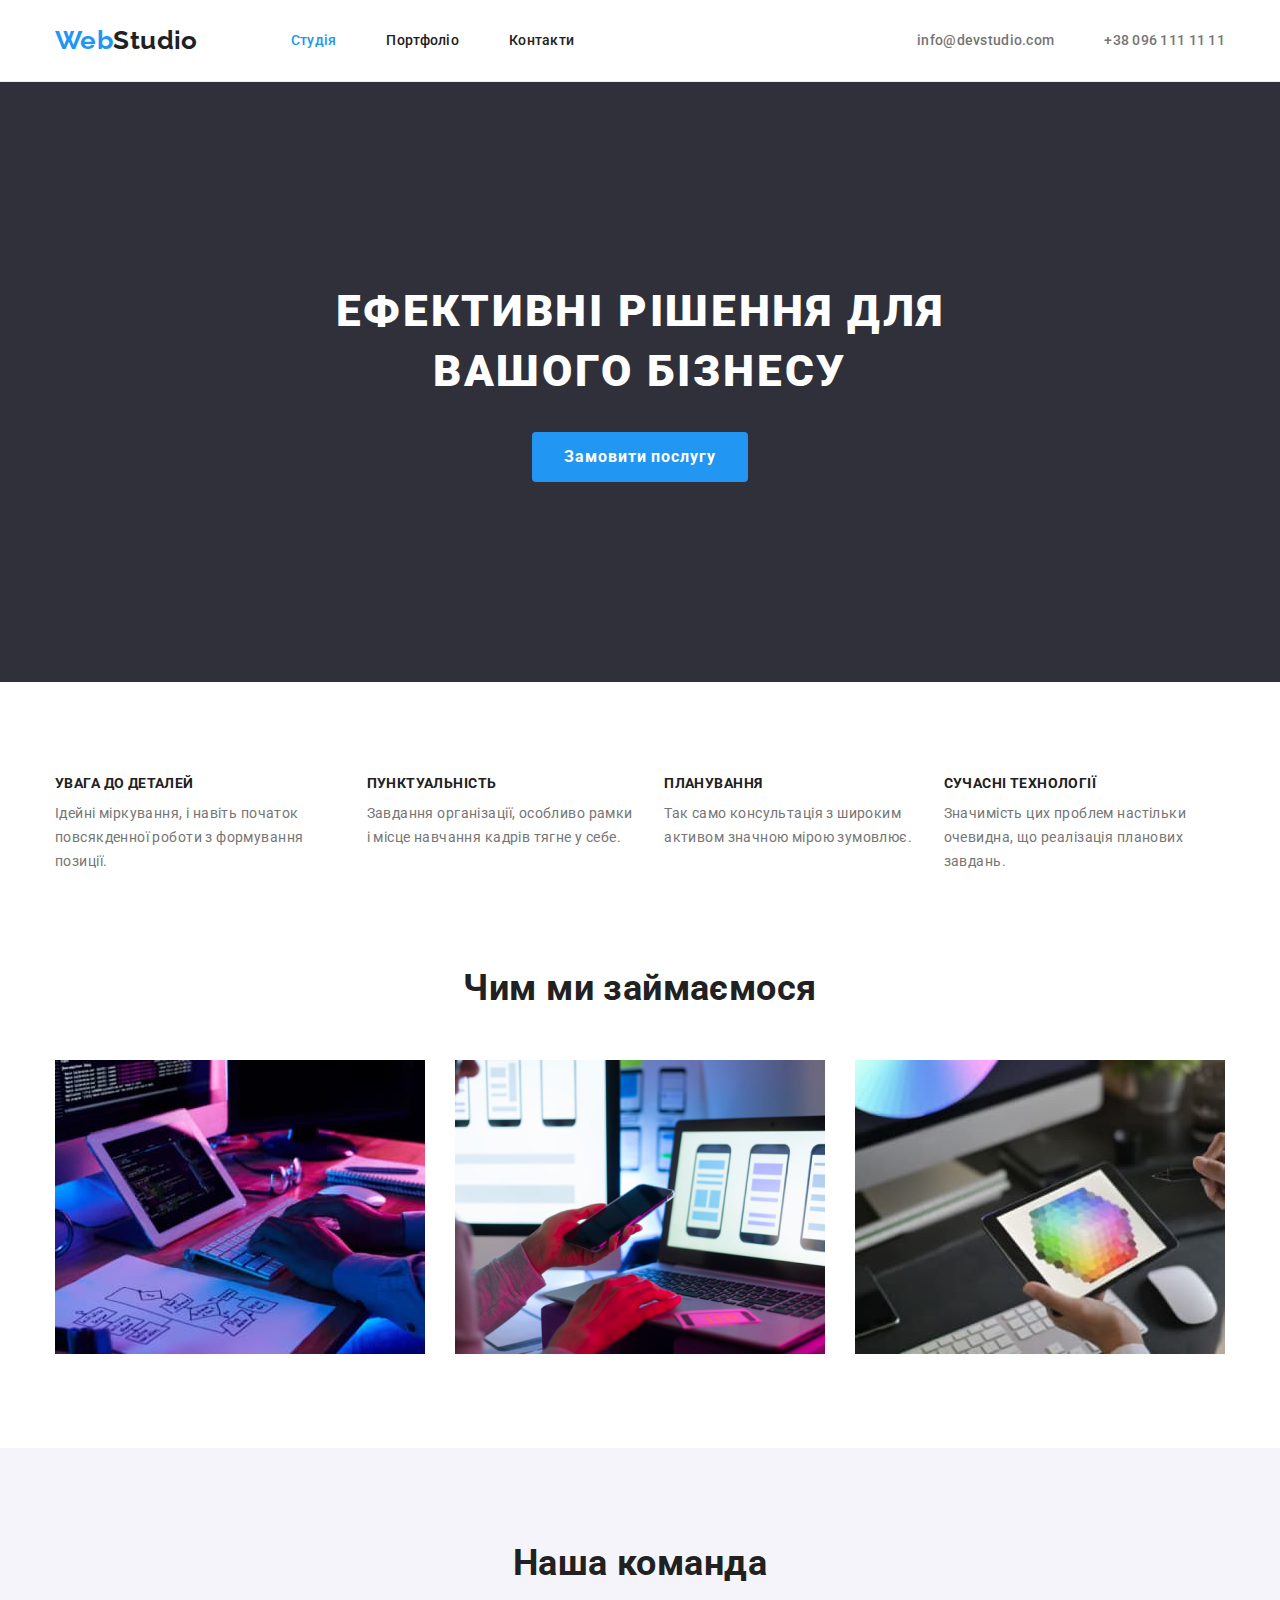
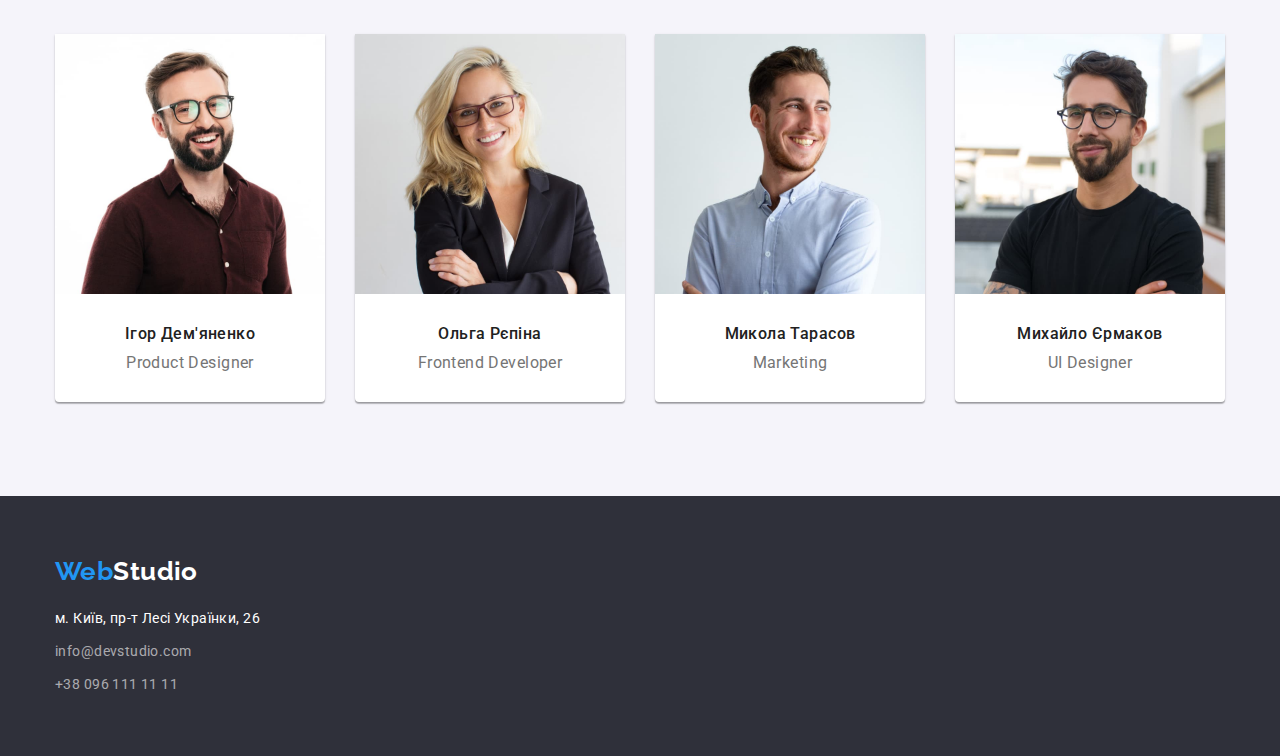
<file: index.html>
<!DOCTYPE html>
<html lang="en">
  <head>
    <meta charset="UTF-8" />
    <meta http-equiv="X-UA-Compatible" content="IE=edge" />
    <meta name="viewport" content="width=device-width, initial-scale=1.0" />
    <title>Студія</title>
    <link rel="preconnect" href="https://fonts.googleapis.com" />
    <link rel="preconnect" href="https://fonts.gstatic.com" crossorigin />
    <link
      href="https://fonts.googleapis.com/css2?family=Raleway:wght@700&family=Roboto:wght@400;500;700;900&display=swap"
      rel="stylesheet"
    />
    <link
      rel="stylesheet"
      href="https://cdnjs.cloudflare.com/ajax/libs/modern-normalize/1.1.0/modern-normalize.min.css"
    />
    <link rel="stylesheet" href="./css/styles.css" />
  </head>
  <body>
    <!-- шапка -->
    <header class="header">
      <div class="container flex">
        <nav class="flex">
          <a class="logo" href="./index.html"
            ><span class="logo-part">Web</span>Studio</a
          >
          <ul class="site-nav list link flex">
            <li class="item">
              <a class="link current" href="./index.html">Студія</a>
            </li>
            <li class="item">
              <a class="link" href="./portfolio.html">Портфоліо</a>
            </li>
            <li class="item"><a class="link" href="#">Контакти</a></li>
          </ul>
        </nav>
        <ul class="site-contact list flex">
          <li class="item">
            <a class="contact-link link" href="mailto:info@devstudio.com"
              >info@devstudio.com</a
            >
          </li>
          <li class="item">
            <a class="contact-link link" href="tel:+380961111111"
              >+38 096 111 11 11</a
            >
          </li>
        </ul>
      </div>
    </header>
    <!--  секція hero -->
    <main>
      <section class="hero-section">
        <div class="container">
          <h1 class="hero-title">Ефективні рішення для вашого бізнесу</h1>
          <button class="hero-button" type="button">Замовити послугу</button>
        </div>
      </section>
      <!-- Секція наші переваги -->
      <section class="features section">
        <div class="container">
          <h2 class="visually-hidden">Наші переваги</h2>
          <ul class="features-list list">
            <li class="features-list-item">
              <h3 class="features-title">УВАГА ДО ДЕТАЛЕЙ</h3>
              <p class="features-pgf">
                Ідейні міркування, і навіть початок повсякденної роботи з
                формування позиції.
              </p>
            </li>
            <li class="features-list-item">
              <h3 class="features-title">ПУНКТУАЛЬНІСТЬ</h3>
              <p class="features-pgf">
                Завдання організації, особливо рамки і місце навчання кадрів
                тягне у себе.
              </p>
            </li>
            <li class="features-list-item">
              <h3 class="features-title">ПЛАНУВАННЯ</h3>
              <p class="features-pgf">
                Так само консультація з широким активом значною мірою зумовлює.
              </p>
            </li>
            <li class="features-list-item">
              <h3 class="features-title">СУЧАСНІ ТЕХНОЛОГІЇ</h3>
              <p class="features-pgf">
                Значимість цих проблем настільки очевидна, що реалізація
                планових завдань.
              </p>
            </li>
          </ul>
        </div>
      </section>
      <!-- Секція чим ми займаємося -->
      <section class="section-work section">
        <div class="container">
          <h2 class="section-work-title">Чим ми займаємося</h2>
          <ul class="section-work-list">
            <li class="section-work-item list">
              <img
                src="./images/Developing.jpg"
                alt="зображення комп'ютер"
                width="370"
              />
            </li>
            <li class="section-work-item list">
              <img
                src="./images/Creating.jpg"
                alt="зображення телефона"
                width="370"
              />
            </li>
            <li class="section-work-item list">
              <img
                src="./images/Design.jpg"
                alt="зображення планшета"
                width="370"
              />
            </li>
          </ul>
        </div>
      </section>
      <!-- Cекція наша команда -->
      <section class="section-team section">
        <div class="container">
          <h2 class="section-team-title">Наша команда</h2>
          <ul class="section-team-list">
            <li class="section-team-item list">
              <img
                src="./images/Ihor.jpg"
                alt="чоловік в окулярах"
                width="270"
              />
              <div class="bottom">
                <h3 class="section-undertitle">Ігор Дем'яненко</h3>
                <p class="section-team-pgf" lang="en">Product Designer</p>
              </div>
            </li>
            <li class="section-team-item list">
              <img
                src="./images/Olha.jpg"
                alt="дівчина в окулярах"
                width="270"
              />
              <div class="bottom">
                <h3 class="section-undertitle">Ольга Рєпіна</h3>
                <p class="section-team-pgf" lang="en">Frontend Developer</p>
              </div>
            </li>
            <li class="section-team-item list">
              <img
                src="./images/Mykola.jpg"
                alt="чоловік в окулярах"
                width="270"
              />
              <div class="bottom">
                <h3 class="section-undertitle">Микола Тарасов</h3>
                <p class="section-team-pgf" lang="en">Marketing</p>
              </div>
            </li>
            <li class="section-team-item list">
              <img
                src="./images/Myhailo.jpg"
                alt="чоловік в окулярах"
                width="270"
              />
              <div class="bottom">
                <h3 class="section-undertitle">Михайло Єрмаков</h3>
                <p class="section-team-pgf" lang="en">UI Designer</p>
              </div>
            </li>
          </ul>
        </div>
      </section>
    </main>
    <!-- Футер -->
    <footer class="footer">
      <div class="container">
        <a class="logo-footer link" href="./index.html"
          >Web<span class="logo-part-footer">Studio</span></a
        >
        <address class="footer-address">
          <ul class="footer-list list">
            <li class="footer-list-item">
              <a
                class="footer-list-link link"
                href="https://goo.gl/maps/zb7By9ecznF9huMp9"
                target="_blank"
                rel="noonepener noreferrer nofollow"
                >м. Київ, пр-т Лесі Українки, 26</a
              >
            </li>
            <li class="footer-list-item">
              <a class="footer-list-links link" href="mailto:info@devstudio.com"
                >info@devstudio.com</a
              >
            </li>
            <li class="footer-list-item">
              <a class="footer-list-links link" href="tel:+380961111111"
                >+38 096 111 11 11</a
              >
            </li>
          </ul>
        </address>
      </div>
    </footer>
  </body>
</html>
</file>
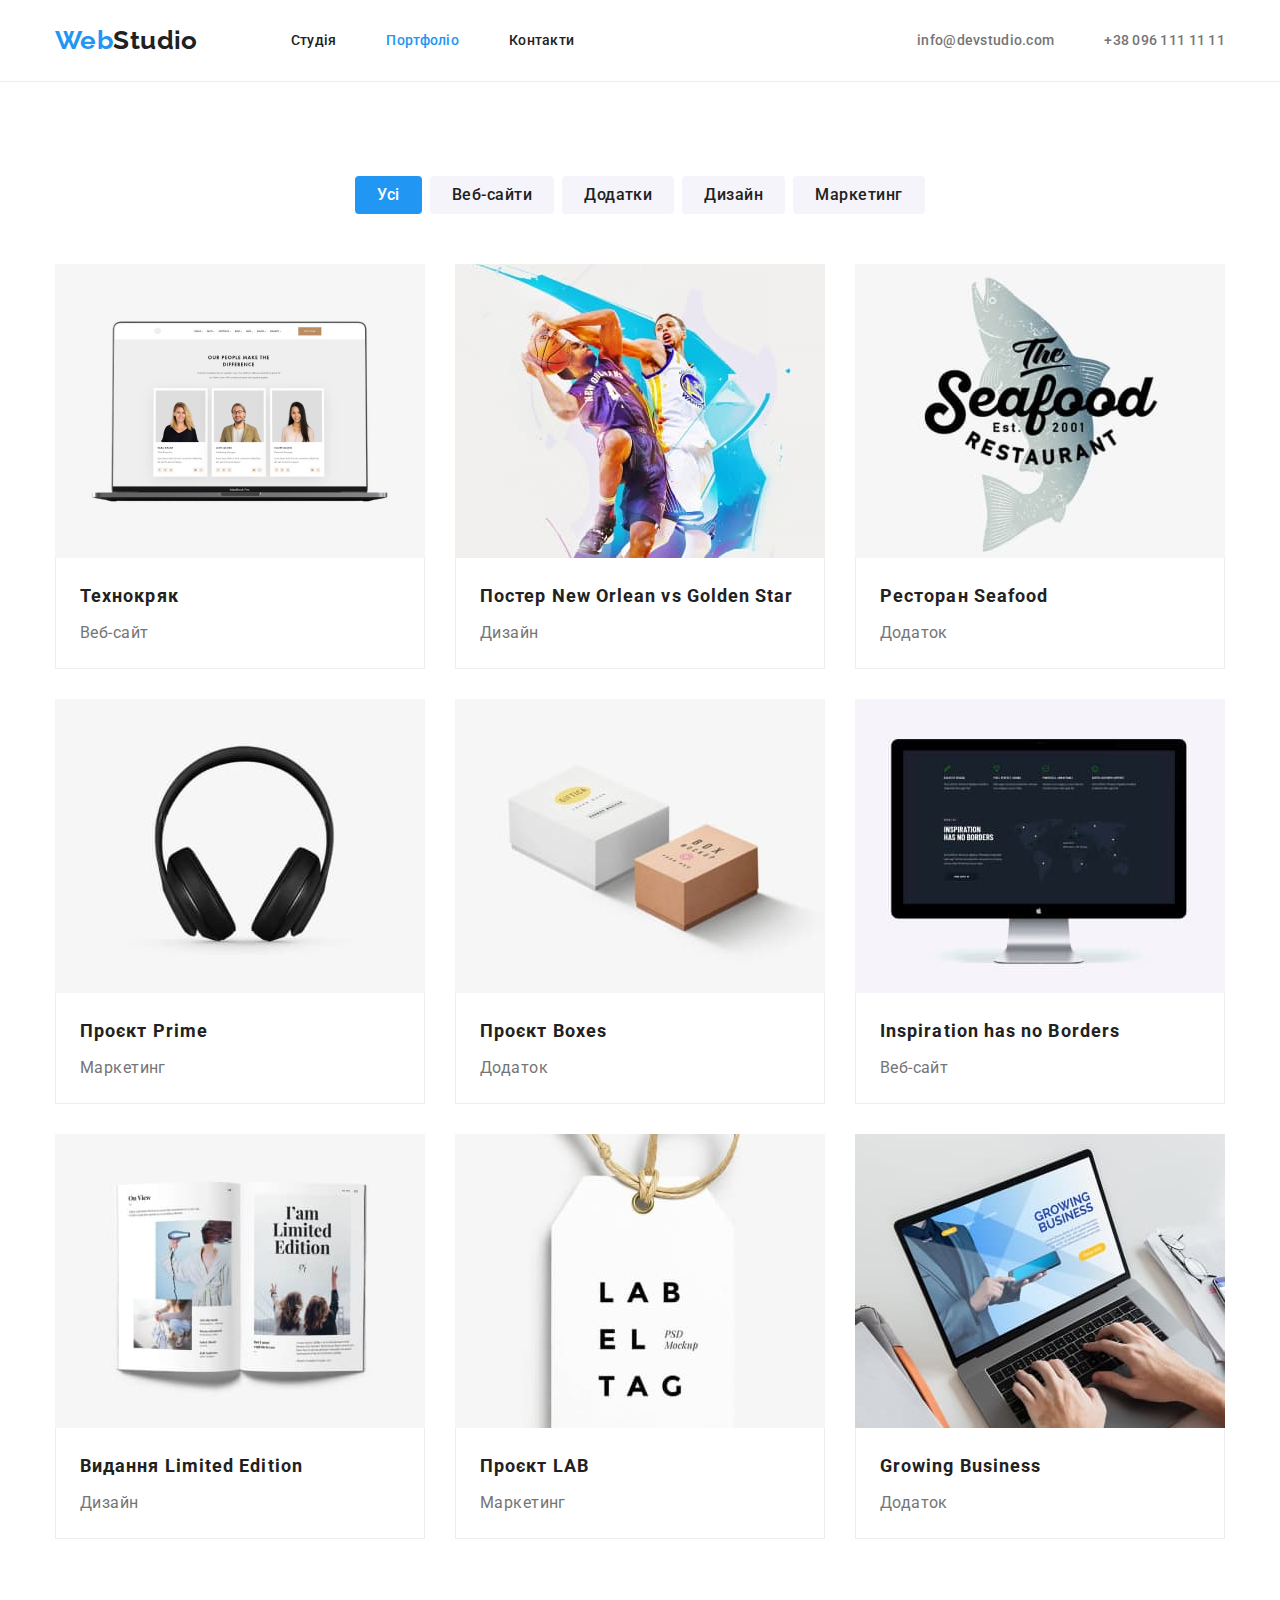
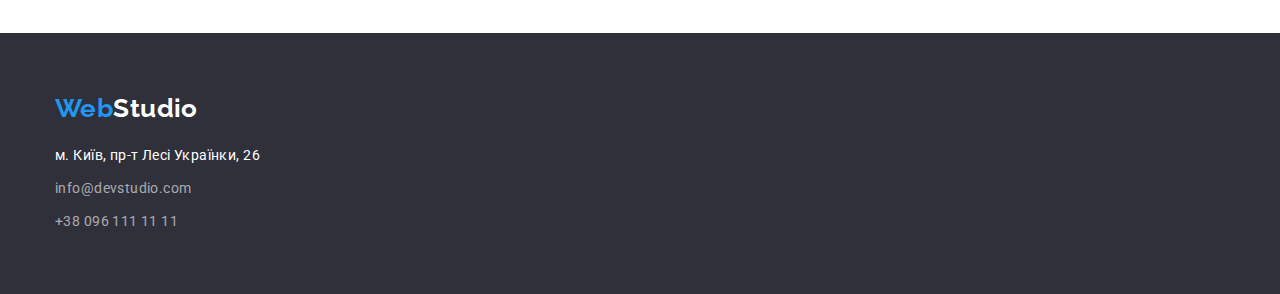
<file: portfolio.html>
<!DOCTYPE html>
<html lang="uk">
  <head>
    <meta charset="UTF-8" />
    <meta http-equiv="X-UA-Compatible" content="IE=edge" />
    <meta name="viewport" content="width=device-width, initial-scale=1.0" />
    <title>Портфоліо</title>
    <link rel="preconnect" href="https://fonts.googleapis.com" />
    <link rel="preconnect" href="https://fonts.gstatic.com" crossorigin />
    <link
      href="https://fonts.googleapis.com/css2?family=Raleway:wght@700&family=Roboto:wght@400;500;700;900&display=swap"
      rel="stylesheet"
    />
    <link
      rel="stylesheet"
      href="https://cdnjs.cloudflare.com/ajax/libs/modern-normalize/1.1.0/modern-normalize.min.css"
    />
    <link rel="stylesheet" href="./css/styles.css" />
  </head>
  <body>
    <!-- header -->
    <header class="header">
      <div class="container flex">
        <nav class="flex">
          <a class="logo" href="./index.html"
            ><span class="logo-part">Web</span>Studio</a
          >
          <ul class="site-nav list link flex">
            <li class="item">
              <a class="link" href="./index.html">Студія</a>
            </li>
            <li class="item">
              <a class="link current" href="./portfolio.html">Портфоліо</a>
            </li>
            <li class="item"><a class="link" href="#">Контакти</a></li>
          </ul>
        </nav>
        <ul class="site-contact list flex">
          <li class="item">
            <a class="contact-link link" href="mailto:info@devstudio.com"
              >info@devstudio.com</a
            >
          </li>
          <li class="item">
            <a class="contact-link link" href="tel:+380961111111"
              >+38 096 111 11 11</a
            >
          </li>
        </ul>
      </div>
    </header>
    <!-- секція наші роботи -->
    <main>
      <section class="portfolio section">
        <div class="container">
          <h1 class="visually-hidden">Наші роботи</h1>
          <ul class="filter-list list">
            <li>
              <button class="secondary-button current" type="button">
                Усі
              </button>
            </li>
            <li>
              <button class="secondary-button" type="button">Веб-сайти</button>
            </li>
            <li>
              <button class="secondary-button" type="button">Додатки</button>
            </li>
            <li>
              <button class="secondary-button" type="button">Дизайн</button>
            </li>
            <li>
              <button class="secondary-button" type="button">Маркетинг</button>
            </li>
          </ul>

          <ul class="card-list list">
            <li class="card-item">
              <img
                src="./images/website.jpg"
                alt="зображення веб сайта на украні комп'ютера"
                width="370"
              />
              <div class="bottom-card">
                <h2 class="card-title">Технокряк</h2>
                <p class="card-text">Веб-сайт</p>
              </div>
            </li>
            <li class="card-item">
              <img
                src="./images/goldenstar.jpg"
                alt="зображення двох граців баскетболу у русі"
                width="370"
              />
              <div class="bottom-card">
                <h2 class="card-title">
                  Постер <span lang="en">New Orlean vs Golden Star</span>
                </h2>
                <p class="card-text">Дизайн</p>
              </div>
            </li>
            <li class="card-item">
              <img
                src="./images/seafood.jpg"
                alt="зображення емблеми ресторану"
                width="370"
              />
              <div class="bottom-card">
                <h2 class="card-title">
                  Ресторан <span lang="en">Seafood</span>
                </h2>
                <p class="card-text">Додаток</p>
              </div>
            </li>
            <li class="card-item">
              <img
                src="./images/prime.jpg"
                alt="зображення навушиники"
                width="370"
              />
              <div class="bottom-card">
                <h2 class="card-title">Проєкт <span lang="en">Prime</span></h2>
                <p class="card-text">Маркетинг</p>
              </div>
            </li>
            <li class="card-item">
              <img
                src="./images/boxes.jpg"
                alt="зображення коробок"
                width="370"
              />
              <div class="bottom-card">
                <h2 class="card-title">Проєкт <span lang="en">Boxes</span></h2>
                <p class="card-text">Додаток</p>
              </div>
            </li>
            <li class="card-item">
              <img
                src="./images/borders.jpg"
                alt="зображення комп'ютера "
                width="370"
              />
              <div class="bottom-card">
                <h2 class="card-title" lang="en">Inspiration has no Borders</h2>
                <p class="card-text">Веб-сайт</p>
              </div>
            </li>
            <li class="card-item">
              <img
                src="./images/limited.jpg"
                alt="зображення журнала"
                width="370"
              />
              <div class="bottom-card">
                <h2 class="card-title">
                  Видання <span lang="en">Limited Edition</span>
                </h2>
                <p class="card-text">Дизайн</p>
              </div>
            </li>
            <li class="card-item">
              <img
                src="./images/lab.jpg"
                alt="зображення етикетки"
                width="370"
              />
              <div class="bottom-card">
                <h2 class="card-title">Проєкт LAB</h2>
                <p class="card-text">Маркетинг</p>
              </div>
            </li>
            <li class="card-item">
              <img
                src="./images/business.jpg"
                alt="зображення ноутбука"
                width="370"
              />
              <div class="bottom-card">
                <h2 class="card-title" lang="en">Growing Business</h2>
                <p class="card-text">Додаток</p>
              </div>
            </li>
          </ul>
        </div>
      </section>
    </main>
    <!-- Футер -->
    <footer class="footer">
      <div class="container">
        <a class="logo-footer link" href="./index.html"
          >Web<span class="logo-part-footer">Studio</span></a
        >
        <address class="footer-address">
          <ul class="footer-list list">
            <li class="footer-list-item">
              <a
                class="footer-list-link link"
                href="https://goo.gl/maps/zb7By9ecznF9huMp9"
                target="_blank"
                rel="noonepener noreferrer nofollow"
                >м. Київ, пр-т Лесі Українки, 26</a
              >
            </li>
            <li class="footer-list-item">
              <a class="footer-list-links link" href="mailto:info@devstudio.com"
                >info@devstudio.com</a
              >
            </li>
            <li class="footer-list-item">
              <a class="footer-list-links link" href="tel:+380961111111"
                >+38 096 111 11 11</a
              >
            </li>
          </ul>
        </address>
      </div>
    </footer>
  </body>
</html>
</file>
<file: css/styles.css>
:root {
  /* colors */
  --color-text-primary: #212121;
  --color-text-secondary: #757575;
  --accent-color: #2196F3;
  --accent-active-color: #188CE8;
  --accent-bg-color: #2F303A;
  --primary-bg-color: #FFFFFF;
  --seconadary-bg-color: #F5F4FA;
  --trnasparant-light-color: #FFFFFF 60 %;
  --light-gray-color: #ECECEC;
  --gray-color: #EEEEEE;
  --black-color: #000000;

  /* fonts */
  --primary-fonts: "Roboto", sans-serif;
  --secondary-fonts: "Raleway", sans-serif;
}

p,
h1,
h2,
h3,
h4,
h5,
h6 {
  margin: 0;
}

ul,
ol {
  margin: 0;
  padding-left: 0;
}

button {
  cursor: pointer;
}

address {
  font-style: normal;
}

img {
  display: block;
  max-width: 100%;
  height: auto;
}

body {
  color: var(--color-text-primary);
  font-family: var(--primary-fonts);
  background-color: var(--primary-bg-color);
  font-size: 14px;
  letter-spacing: 0.03em;
}
.list {
  list-style: none;
  padding: 0;
  margin: 0;
}

.link {
  text-decoration: none;
}

.section {
  padding-top: 94px;
  padding-bottom: 94px;
}

.container {
  width: 1200px;
  margin-left: auto;
  margin-right: auto;
  padding-left: 15px;
  padding-right: 15px;

  /* outline: 2px solid tomato; */
}

/* header */

.header {
  border-bottom: 1px solid #ECECEC;
  
}

.flex {
  display: flex;
  align-items: center;

}

.logo {
  color: var(--color-text-primary);
  font-family: var(--secondary-fonts);
  font-weight: 700;
  font-size: 26px;
  line-height: 1.19;
  text-decoration: none;
}

.logo-part {
  color: var(--accent-color);
}

/* nav site */

.site-nav {
  display: flex;
  margin-left: 93px;
  gap: 50px;

}

.site-nav .link {
  color: var(--color-text-primary);
  font-weight: 500;
  font-size: 14px;
  line-height: 1.14;
  letter-spacing: 0.02em;

}

.site-nav .item {
  padding-top: 32px;
  padding-bottom: 32px;
}

.site-nav .item:not(:last-child) {
  margin-right: 0;
}


.link:hover,
.link:focus {
  color: var(--accent-color);
}

.link.current {
  color: var(--accent-color);
}

.site-contact {
  display: flex;
  margin-left: auto;
}

.site-contact .item:not(:last-child) {
  margin-right: 50px;
}

/* .contact-link:not(:last-child) {
  margin-right: 0;
} */

.contact-link {
  color: var(--color-text-secondary);
  font-weight: 500;
  font-size: 14px;
  line-height: 1.14;
  letter-spacing: 0.02em;
}

.contact-link:hover,
.contact-link:focus {
  color: var(--accent-color);
}


/* -------- HERO --------- */

.hero-section {
  background-color: var(--accent-bg-color);
  padding: 200px 0 ;
  text-align: center;
}

.hero-title {
  margin-top: 0;
  margin-bottom: 30px;
  width: 696px;
  margin: auto;
  

  color: var(--primary-bg-color);
  font-weight: 900;
  font-size: 44px;
  line-height: 1.36;
  letter-spacing: 0.06em;
  text-transform: uppercase;
}

.hero-button {
  border-radius: 4px;
  padding: 10px 32px;
  margin-top: 30px;

  color: var(--primary-bg-color);
  background: var(--accent-color);
  font-family: inherit;
  font-weight: 700;
  font-size: 16px;
  line-height: 1.88;
  letter-spacing: 0.06em;
  cursor: pointer;
  border: none;
  
}

.hero-button:hover,
.hero-button:focus {
  background-color: var(--accent-active-color);
}

/*---------- features --------- */

/* .features } */

.visually-hidden {
  position: absolute;
  white-space: nowrap;
  width: 1px;
  height: 1px;
  overflow: hidden;
  border: 0;
  padding: 0;
  clip: rect(0 0 0 0);
  clip-path: inset(50%);
  margin: -1px;
}

.features-list {
  display: flex;
  gap: 30px;
}

.features-list-item {}

.features-list-item:not(:last-child) {
  margin-right: 0;
}

.features-title {
  margin-top: 0;
  margin-bottom: 10px;

  color: var(--color-text-primary);
  font-weight: 700;
  font-size: 14px;
  line-height: 1.14;
  text-transform: uppercase;
}

.features-pgf {

  margin-top: 0;
  margin-bottom: 0;

  color: var(--color-text-secondary);
  font-size: 14px;
  line-height: 1.71;
}

/* -----------what we do --------- */

.section-work {
  padding-top: 0;
}

.section-work-title {
  color: var(--color-text-primary);
  font-weight: 700;
  font-size: 36px;
  line-height: 1.17;
  text-align: center;
  margin-bottom: 50px;
}

.section-work-list {
  display: flex;
  gap: 30px;
}

.section-work-item {
  width: 370px;
}

/* ---------- our team ---------- */

.section-team {
  background-color: var(--seconadary-bg-color);

}

.section-team-title {
  color: var(--color-text-primary);
  font-weight: 700;
  font-size: 36px;
  line-height: 1.17;
  text-align: center;
  margin-bottom: 50px;
}

.section-team-list {
  display: flex;
  gap: 30px;
}

.bottom {
  padding: 30px 0;
  text-align: center;
  /* white-space: nowrap; */
}

.section-team-item {
  width: 270px;
  box-shadow: 0px 1px 3px rgba(0, 0, 0, 0.12), 0px 1px 1px rgba(0, 0, 0, 0.14), 0px 2px 1px rgba(0, 0, 0, 0.2);
  border-radius: 0px 0px 4px 4px;
  background-color: var(--primary-bg-color);
}

.section-undertitle {
  color: var(--color-text-primary);
  font-weight: 500;
  font-size: 16px;
  line-height: 1.19;
  margin-bottom: 10px;
  
}

.section-team-pgf {
  color: var(--color-text-secondary);
  font-size: 16px;
  line-height: 1.19;

}

/* --------- footer ---------- */

.footer {
  background-color: var(--accent-bg-color);
  padding: 60px 0;
}

.logo-footer {
  color: var(--accent-color);
  font-family: var(--secondary-fonts);
  font-weight: 700;
  font-size: 26px;
  line-height: 1.19;
  margin-bottom: 20px;
}

.logo-part-footer {
  color: var(--primary-bg-color);
}

.footer-address {
  font-style: normal;
  margin-top: 20px;
}

/* .footer-list {} */

/* .footer-list-item {
} */

.footer-list-item:not(:last-child) {
  margin-bottom: 9px;
}

.footer-list-link {
  color: var(--primary-bg-color);
  font-size: 14px;
  line-height: 1.71;
  margin-bottom: 9px;
}

.footer-list-links {
  font-size: 14px;
  line-height: 1.71;
  color: rgba(255, 255, 255, 0.6);
}

.footer-list a:hover,
.footer-list a:focus {
  color: var(--accent-color);
}

/* ------ styles for portfolio -------- */

.secondary-button {
  display: inline-block;
  border-radius: 4px;
  padding: 6px 22px;

  color: var(--color-text-primary);
  background: var(--seconadary-bg-color);
  font-family: inherit;
  font-weight: 500;
  font-size: 16px;
  line-height: 1.62;
  letter-spacing: 0.03em;
  text-align: center;
  border-color: transparent;
  cursor: pointer;
  border: none;
}

.filter-list{
  margin-bottom: 50px;
  display: flex;
  justify-content: center;
  gap: 8px;
}

.filter-list .secondary-button:hover,
.filter-list .secondary-button:focus {

  background-color: var(--accent-color);
  color: var(--primary-bg-color);
}

.filter-list .secondary-button.current {

  color: var(--primary-bg-color);
  background-color: var(--accent-color);
}

.card-list {
  display: flex;
  flex-wrap: wrap;
  gap: 30px;
  
}

.card-item {
  flex-basis: calc((100% - 60px) / 3);
}

.card-item:nth-last-child(-n + 3) {
  margin: 0;
}

.bottom-card {
  padding: 20px 24px;
  border: 1px solid #EEEEEE;
  border-top: 0;
}

.card-title {
  color: var(--color-text-primary);
  font-weight: 700;
  font-size: 18px;
  line-height: 2;
  letter-spacing: 0.06em;
  margin-bottom: 4px;
  
}

.card-text {
  color: var(--color-text-secondary);
  font-size: 16px;
  line-height: 1.88;
  
}
</file>
